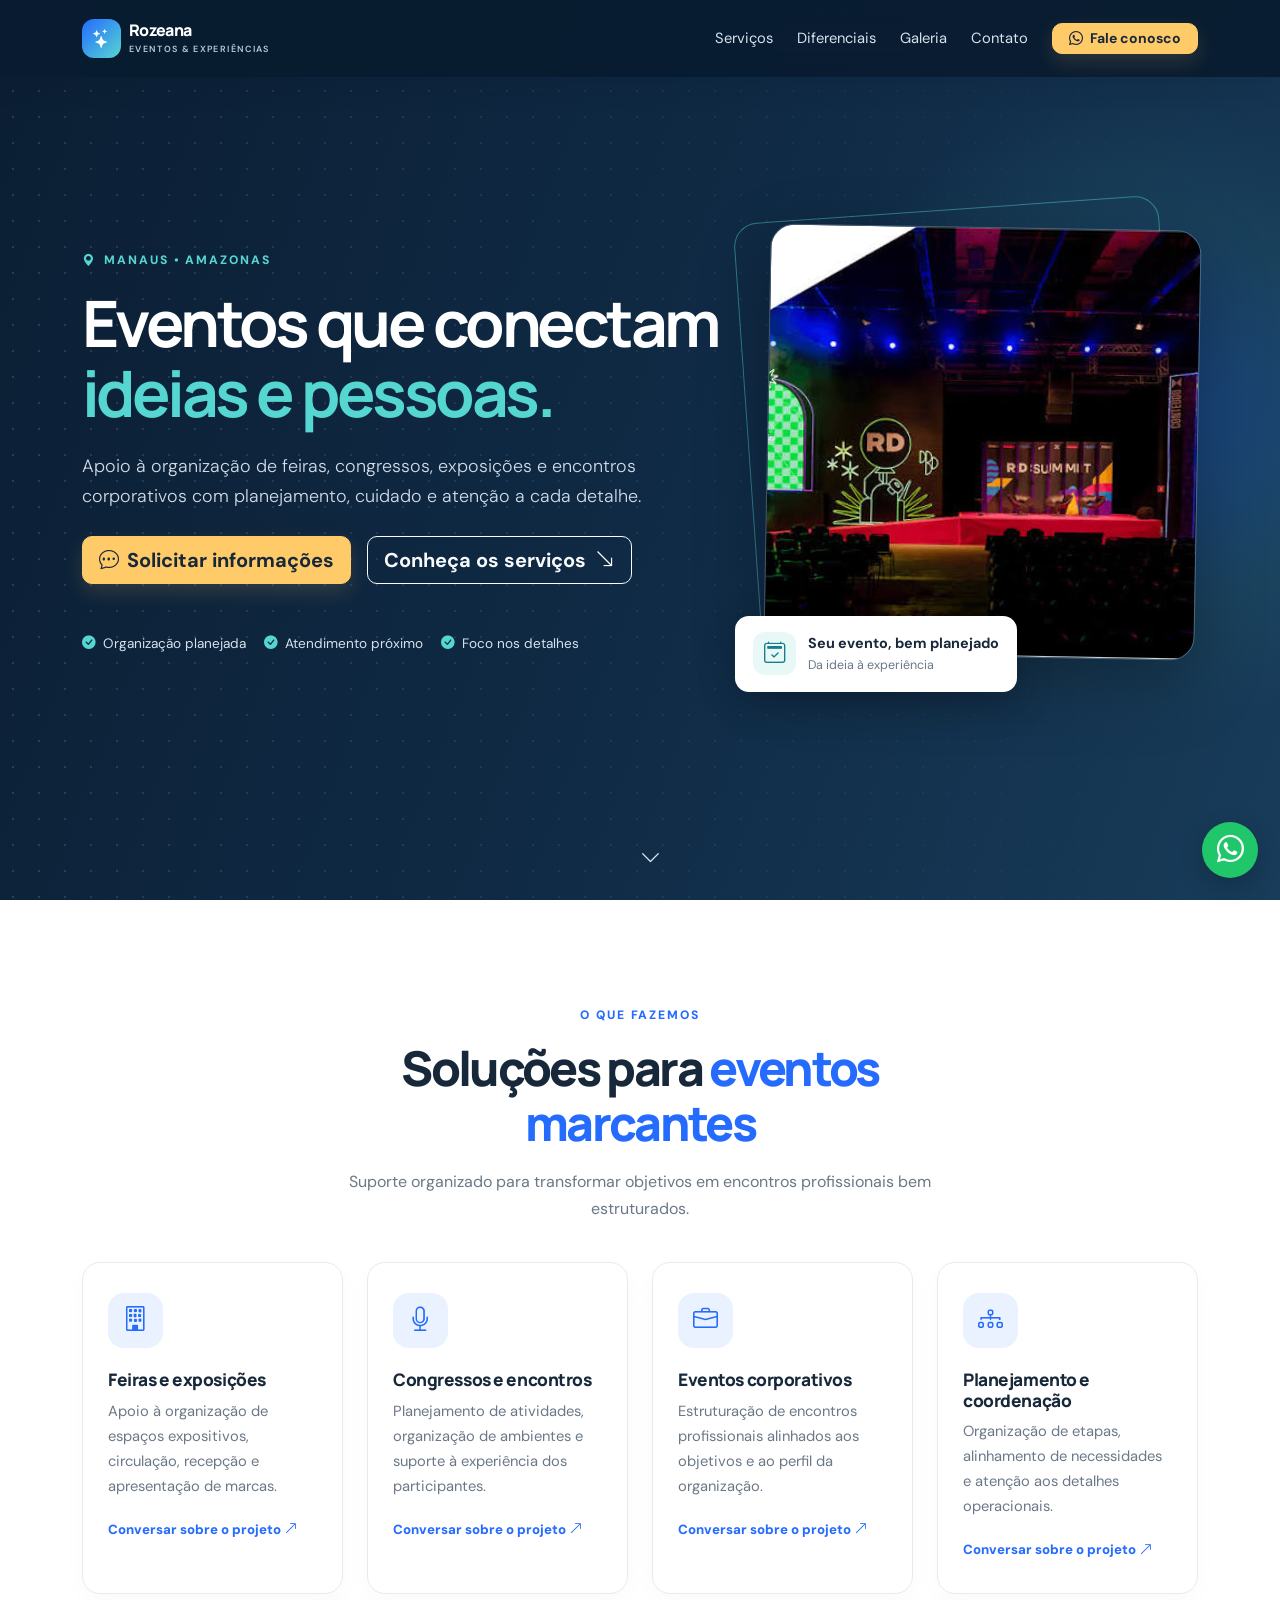
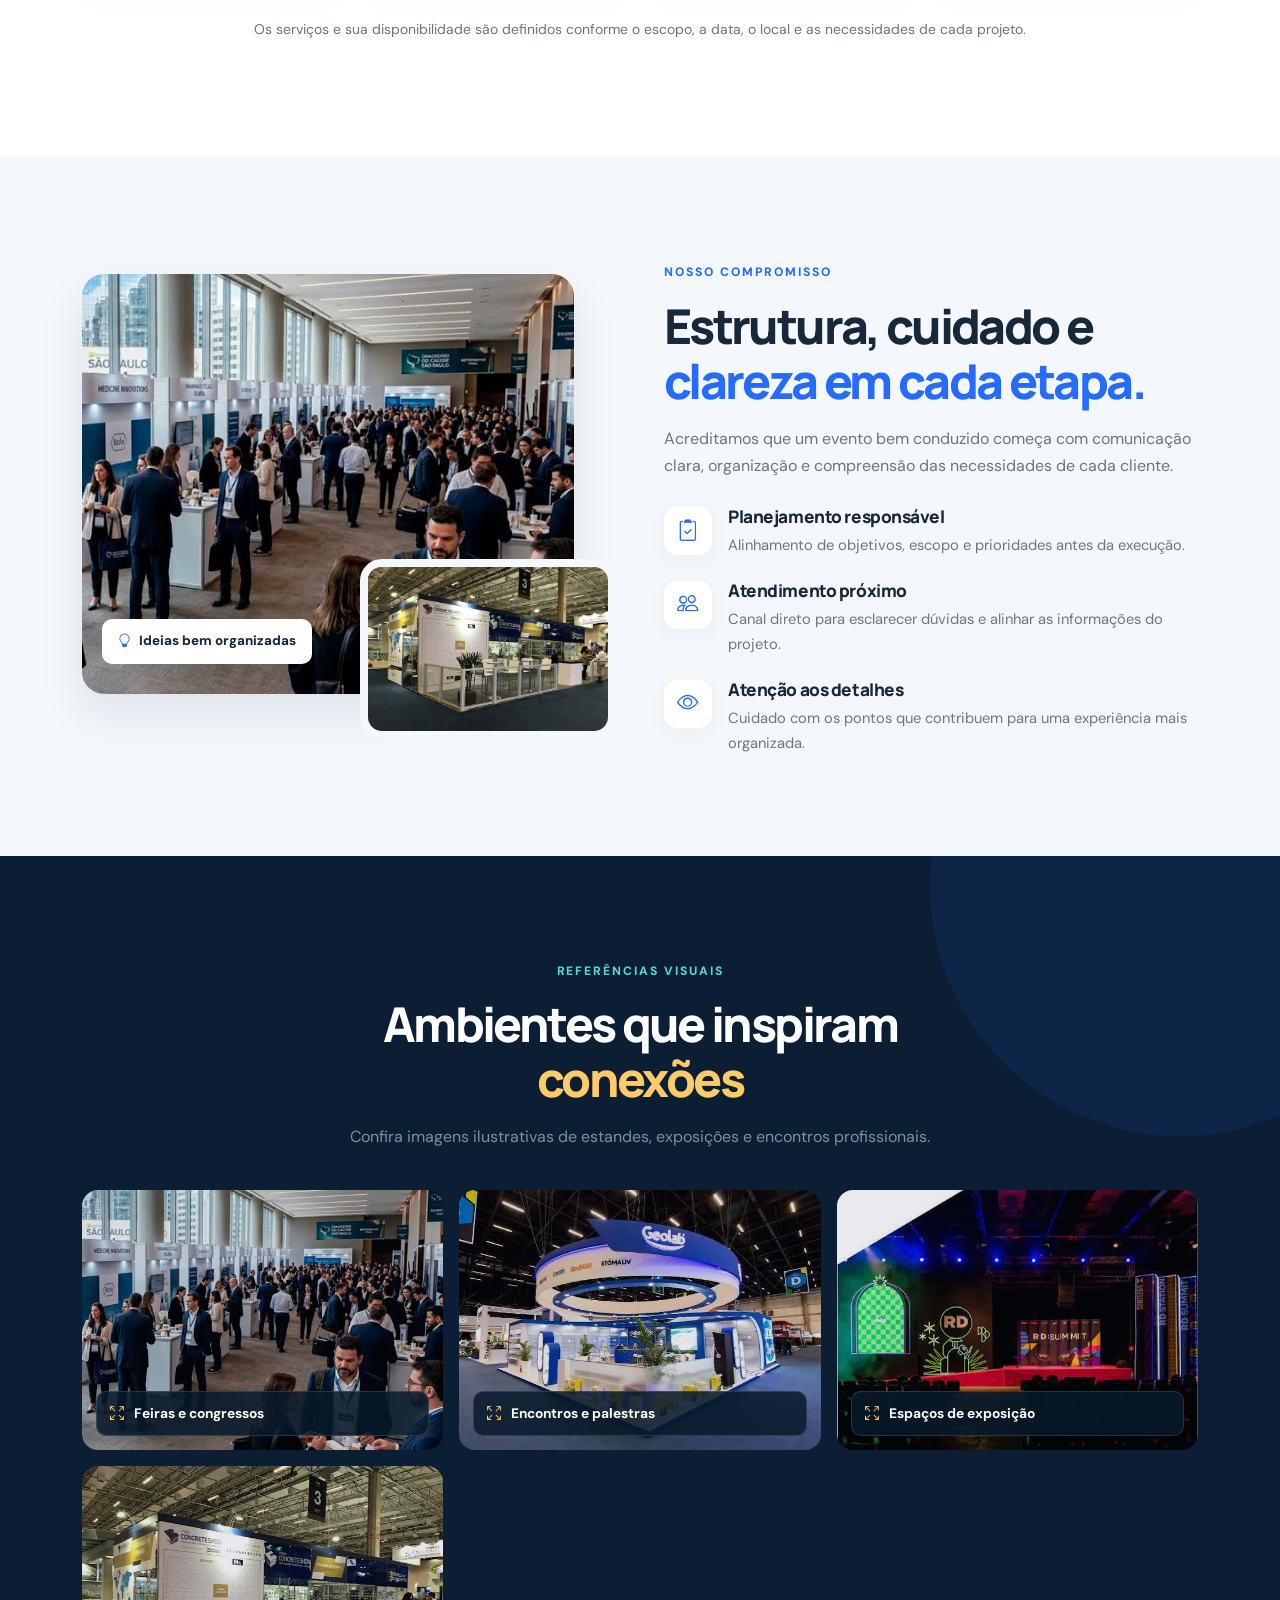
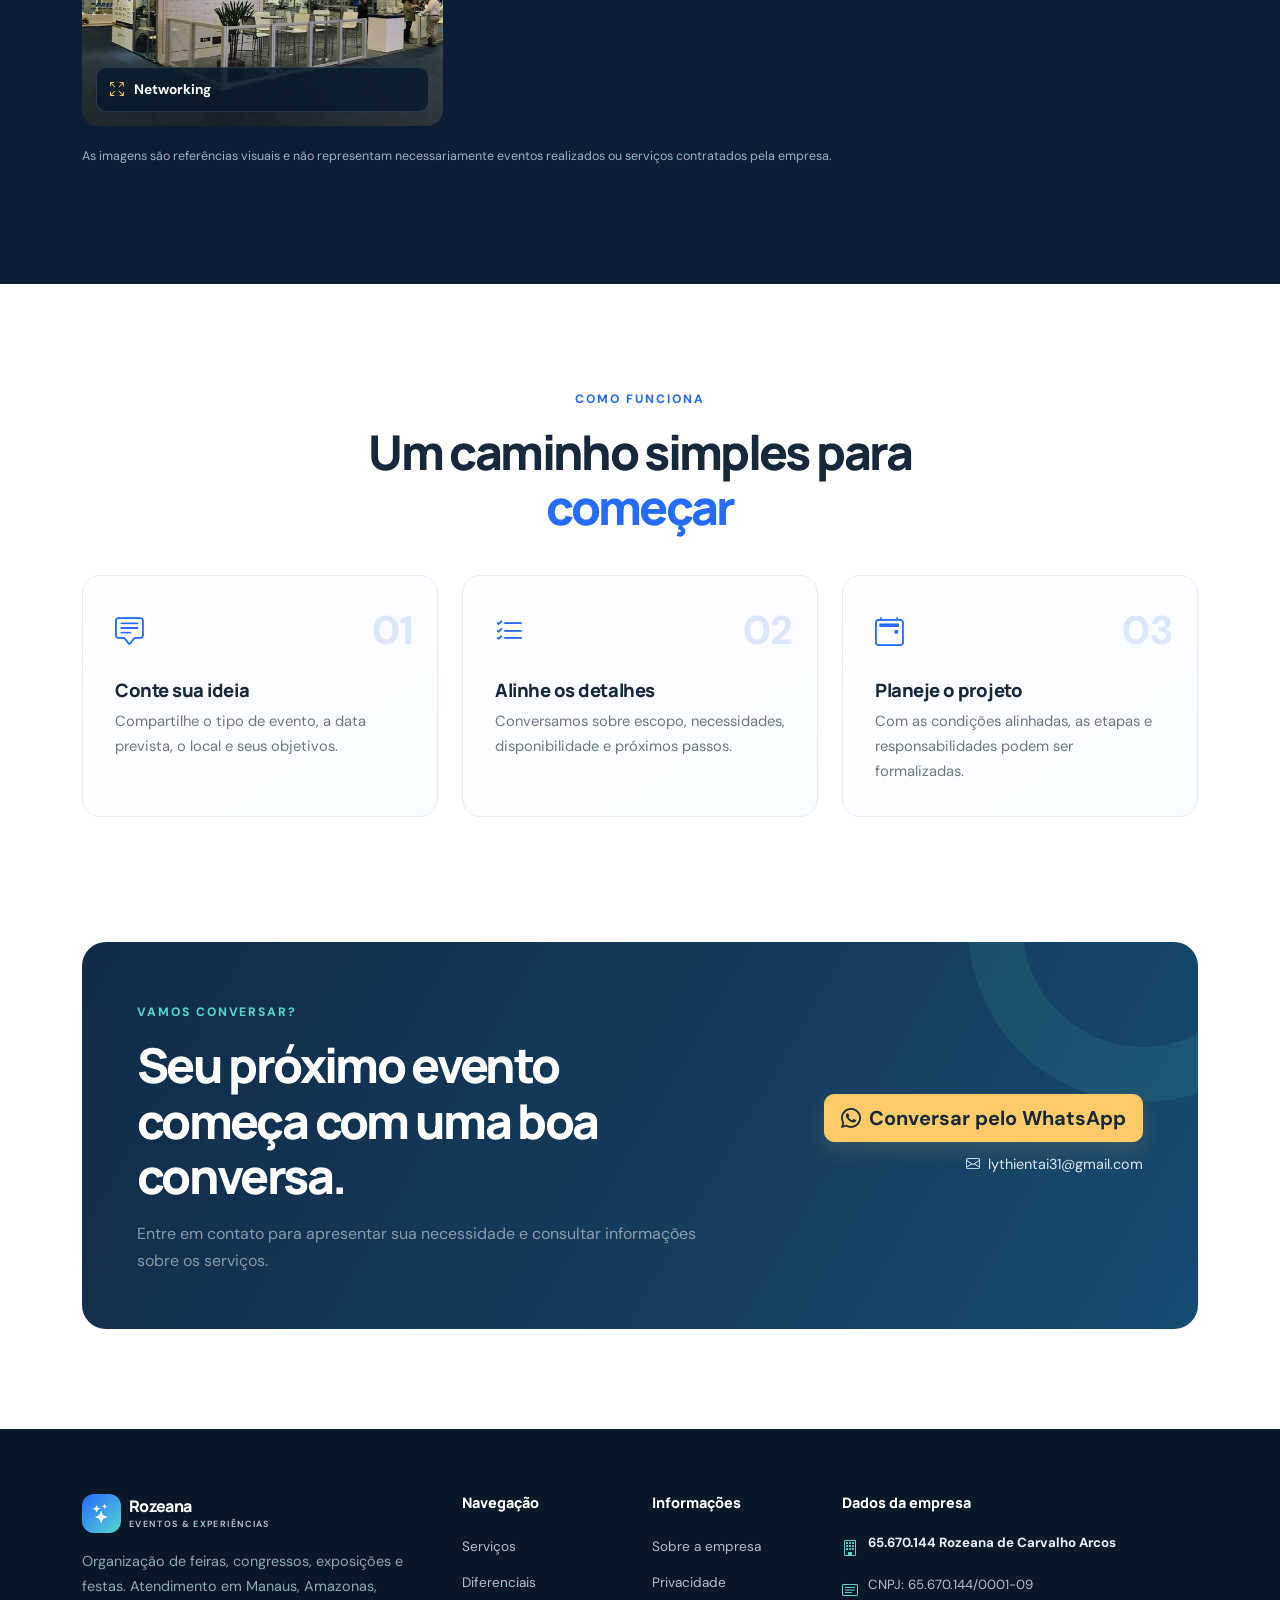
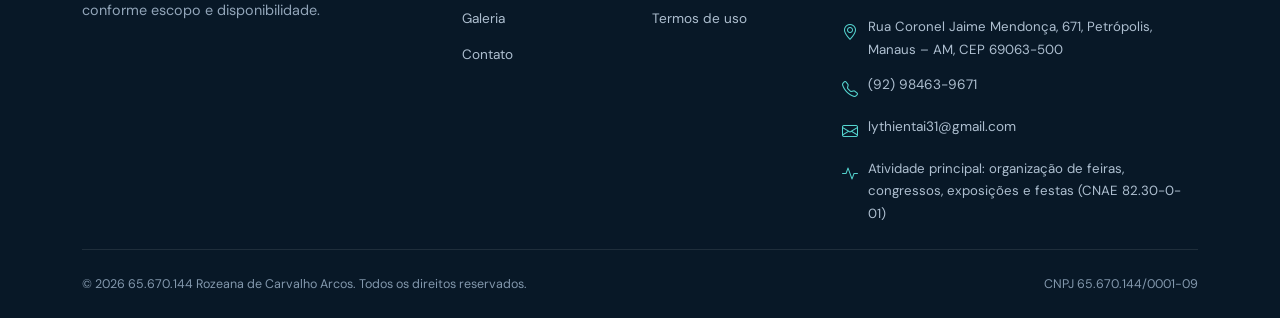
<file: index.html>
<!doctype html>
<html lang="pt-BR">
<head>
  <meta charset="utf-8">
  <meta name="viewport" content="width=device-width, initial-scale=1">
  <meta name="description" content="Apoio à organização de feiras, congressos, exposições e eventos corporativos em Manaus e região. Planejamento, estrutura e atenção aos detalhes.">
  <meta name="theme-color" content="#102b46">
  <title>Rozeana de Carvalho Arcos | Organização de Eventos</title>
  <link rel="preconnect" href="https://cdn.jsdelivr.net">
  <link href="https://cdn.jsdelivr.net/npm/bootstrap@5.3.3/dist/css/bootstrap.min.css" rel="stylesheet">
  <link href="https://cdn.jsdelivr.net/npm/bootstrap-icons@1.11.3/font/bootstrap-icons.min.css" rel="stylesheet">
  <link href="assets/style.css" rel="stylesheet">
</head>
<body>
<nav class="navbar navbar-expand-lg navbar-dark fixed-top nav-glass">
  <div class="container">
    <a class="navbar-brand d-flex align-items-center gap-2" href="#inicio">
      <span class="brand-icon"><i class="bi bi-stars"></i></span>
      <span class="brand-text">Rozeana <small>EVENTOS & EXPERIÊNCIAS</small></span>
    </a>
    <button class="navbar-toggler" type="button" data-bs-toggle="collapse" data-bs-target="#mainNav" aria-controls="mainNav" aria-expanded="false" aria-label="Abrir menu">
      <span class="navbar-toggler-icon"></span>
    </button>
    <div class="collapse navbar-collapse" id="mainNav">
      <ul class="navbar-nav ms-auto align-items-lg-center gap-lg-2">
        <li class="nav-item"><a class="nav-link" href="#servicos">Serviços</a></li>
        <li class="nav-item"><a class="nav-link" href="#diferenciais">Diferenciais</a></li>
        <li class="nav-item"><a class="nav-link" href="#galeria">Galeria</a></li>
        <li class="nav-item"><a class="nav-link" href="#contato">Contato</a></li>
        <li class="nav-item ms-lg-2"><a class="btn btn-accent btn-sm px-3" href="https://wa.me/5592984639671" target="_blank" rel="noopener"><i class="bi bi-whatsapp me-1"></i> Fale conosco</a></li>
      </ul>
    </div>
  </div>
</nav>

<header id="inicio" class="hero-section">
  <div class="hero-overlay"></div>
  <div class="container position-relative">
    <div class="row align-items-center min-vh-100 py-5">
      <div class="col-lg-7 py-5">
        <span class="eyebrow"><i class="bi bi-geo-alt-fill me-2"></i>Manaus • Amazonas</span>
        <h1 class="display-3 fw-bold mt-3">Eventos que conectam <span>ideias e pessoas.</span></h1>
        <p class="lead mt-4 mb-4 hero-copy">Apoio à organização de feiras, congressos, exposições e encontros corporativos com planejamento, cuidado e atenção a cada detalhe.</p>
        <div class="d-flex flex-wrap gap-3">
          <a class="btn btn-accent btn-lg" href="https://wa.me/5592984639671" target="_blank" rel="noopener"><i class="bi bi-chat-dots me-2"></i>Solicitar informações</a>
          <a class="btn btn-outline-light btn-lg" href="#servicos">Conheça os serviços <i class="bi bi-arrow-down-right ms-1"></i></a>
        </div>
        <div class="hero-trust mt-5">
          <div><i class="bi bi-check-circle-fill"></i><span>Organização planejada</span></div>
          <div><i class="bi bi-check-circle-fill"></i><span>Atendimento próximo</span></div>
          <div><i class="bi bi-check-circle-fill"></i><span>Foco nos detalhes</span></div>
        </div>
      </div>
      <div class="col-lg-5 d-none d-lg-block">
        <div class="hero-photo-wrap">
          <img src="assets/stand-exposicao.jpg" alt="Estande profissional em feira de exposição" class="hero-photo">
          <div class="floating-note"><span class="note-icon"><i class="bi bi-calendar2-check"></i></span><div><strong>Seu evento, bem planejado</strong><small>Da ideia à experiência</small></div></div>
        </div>
      </div>
    </div>
  </div>
  <a class="scroll-cue" href="#servicos" aria-label="Rolar para serviços"><i class="bi bi-chevron-down"></i></a>
</header>

<main>
<section class="section-padding" id="servicos">
  <div class="container">
    <div class="section-heading text-center mx-auto">
      <span class="eyebrow eyebrow-dark">O que fazemos</span>
      <h2 class="section-title">Soluções para <span>eventos marcantes</span></h2>
      <p>Suporte organizado para transformar objetivos em encontros profissionais bem estruturados.</p>
    </div>
    <div class="row g-4 mt-3">
      <div class="col-md-6 col-lg-3"><article class="service-card h-100"><div class="service-icon"><i class="bi bi-building"></i></div><h3>Feiras e exposições</h3><p>Apoio à organização de espaços expositivos, circulação, recepção e apresentação de marcas.</p><a href="#contato" class="text-link">Conversar sobre o projeto <i class="bi bi-arrow-up-right"></i></a></article></div>
      <div class="col-md-6 col-lg-3"><article class="service-card h-100"><div class="service-icon"><i class="bi bi-mic"></i></div><h3>Congressos e encontros</h3><p>Planejamento de atividades, organização de ambientes e suporte à experiência dos participantes.</p><a href="#contato" class="text-link">Conversar sobre o projeto <i class="bi bi-arrow-up-right"></i></a></article></div>
      <div class="col-md-6 col-lg-3"><article class="service-card h-100"><div class="service-icon"><i class="bi bi-briefcase"></i></div><h3>Eventos corporativos</h3><p>Estruturação de encontros profissionais alinhados aos objetivos e ao perfil da organização.</p><a href="#contato" class="text-link">Conversar sobre o projeto <i class="bi bi-arrow-up-right"></i></a></article></div>
      <div class="col-md-6 col-lg-3"><article class="service-card h-100"><div class="service-icon"><i class="bi bi-diagram-3"></i></div><h3>Planejamento e coordenação</h3><p>Organização de etapas, alinhamento de necessidades e atenção aos detalhes operacionais.</p><a href="#contato" class="text-link">Conversar sobre o projeto <i class="bi bi-arrow-up-right"></i></a></article></div>
    </div>
    <p class="small text-secondary mt-4 text-center">Os serviços e sua disponibilidade são definidos conforme o escopo, a data, o local e as necessidades de cada projeto.</p>
  </div>
</section>

<section class="feature-section section-padding" id="diferenciais">
  <div class="container">
    <div class="row align-items-center g-5">
      <div class="col-lg-6">
        <div class="image-collage">
          <img class="collage-main" src="assets/stand-congresso.jpg" alt="Espaço de exposição organizado para congresso">
          <img class="collage-small" src="assets/networking-evento.jpg" alt="Participantes em ambiente de networking profissional">
          <div class="collage-label"><i class="bi bi-lightbulb me-2"></i>Ideias bem organizadas</div>
        </div>
      </div>
      <div class="col-lg-6">
        <span class="eyebrow eyebrow-dark">Nosso compromisso</span>
        <h2 class="section-title text-start">Estrutura, cuidado e <span>clareza em cada etapa.</span></h2>
        <p class="text-secondary mb-4">Acreditamos que um evento bem conduzido começa com comunicação clara, organização e compreensão das necessidades de cada cliente.</p>
        <div class="value-list">
          <div class="value-item"><span><i class="bi bi-clipboard2-check"></i></span><div><h3>Planejamento responsável</h3><p>Alinhamento de objetivos, escopo e prioridades antes da execução.</p></div></div>
          <div class="value-item"><span><i class="bi bi-people"></i></span><div><h3>Atendimento próximo</h3><p>Canal direto para esclarecer dúvidas e alinhar as informações do projeto.</p></div></div>
          <div class="value-item"><span><i class="bi bi-eye"></i></span><div><h3>Atenção aos detalhes</h3><p>Cuidado com os pontos que contribuem para uma experiência mais organizada.</p></div></div>
        </div>
      </div>
    </div>
  </div>
</section>

<section class="gallery-section section-padding" id="galeria">
  <div class="container">
    <div class="section-heading text-center mx-auto">
      <span class="eyebrow">Referências visuais</span>
      <h2 class="section-title text-white">Ambientes que inspiram <span>conexões</span></h2>
      <p class="text-white-50">Confira imagens ilustrativas de estandes, exposições e encontros profissionais.</p>
    </div>
    <div class="row g-3 mt-4">
      <div class="col-md-6 col-lg-4"><a class="gallery-item" href="assets/stand-congresso.jpg" target="_blank" rel="noopener"><img src="assets/stand-congresso.jpg" alt="Estande de congresso em centro de exposições"><span><i class="bi bi-arrows-fullscreen"></i> Feiras e congressos</span></a></div>
      <div class="col-md-6 col-lg-4"><a class="gallery-item" href="assets/evento-rd-summit.jpg" target="_blank" rel="noopener"><img src="assets/evento-rd-summit.jpg" alt="Auditório preparado para encontro profissional"><span><i class="bi bi-arrows-fullscreen"></i> Encontros e palestras</span></a></div>
      <div class="col-md-6 col-lg-4"><a class="gallery-item" href="assets/stand-exposicao.jpg" target="_blank" rel="noopener"><img src="assets/stand-exposicao.jpg" alt="Estande moderno em feira de negócios"><span><i class="bi bi-arrows-fullscreen"></i> Espaços de exposição</span></a></div>
      <div class="col-md-6 col-lg-4"><a class="gallery-item" href="assets/networking-evento.jpg" target="_blank" rel="noopener"><img src="assets/networking-evento.jpg" alt="Pessoas conversando em evento de networking"><span><i class="bi bi-arrows-fullscreen"></i> Networking</span></a></div>
    </div>
    <p class="gallery-disclaimer">As imagens são referências visuais e não representam necessariamente eventos realizados ou serviços contratados pela empresa.</p>
  </div>
</section>

<section class="process-section section-padding">
  <div class="container">
    <div class="section-heading text-center mx-auto">
      <span class="eyebrow eyebrow-dark">Como funciona</span>
      <h2 class="section-title">Um caminho simples para <span>começar</span></h2>
    </div>
    <div class="row g-4 mt-3">
      <div class="col-md-4"><div class="process-card"><span class="process-number">01</span><i class="bi bi-chat-square-text process-icon"></i><h3>Conte sua ideia</h3><p>Compartilhe o tipo de evento, a data prevista, o local e seus objetivos.</p></div></div>
      <div class="col-md-4"><div class="process-card"><span class="process-number">02</span><i class="bi bi-list-check process-icon"></i><h3>Alinhe os detalhes</h3><p>Conversamos sobre escopo, necessidades, disponibilidade e próximos passos.</p></div></div>
      <div class="col-md-4"><div class="process-card"><span class="process-number">03</span><i class="bi bi-calendar2-event process-icon"></i><h3>Planeje o projeto</h3><p>Com as condições alinhadas, as etapas e responsabilidades podem ser formalizadas.</p></div></div>
    </div>
  </div>
</section>

<section class="contact-section section-padding" id="contato">
  <div class="container">
    <div class="contact-panel">
      <div class="row align-items-center g-4">
        <div class="col-lg-7">
          <span class="eyebrow">Vamos conversar?</span>
          <h2 class="section-title text-white text-start">Seu próximo evento começa com uma boa conversa.</h2>
          <p class="text-white-50 mb-0">Entre em contato para apresentar sua necessidade e consultar informações sobre os serviços.</p>
        </div>
        <div class="col-lg-5 text-lg-end">
          <a class="btn btn-accent btn-lg mb-2" href="https://wa.me/5592984639671" target="_blank" rel="noopener"><i class="bi bi-whatsapp me-2"></i>Conversar pelo WhatsApp</a><br>
          <a class="contact-email" href="mailto:lythientai31@gmail.com"><i class="bi bi-envelope me-2"></i>lythientai31@gmail.com</a>
        </div>
      </div>
    </div>
  </div>
</section>
</main>

<footer class="site-footer">
  <div class="container">
    <div class="row gy-4">
      <div class="col-lg-4">
        <a class="navbar-brand d-inline-flex align-items-center gap-2 mb-3" href="#inicio"><span class="brand-icon"><i class="bi bi-stars"></i></span><span class="brand-text">Rozeana <small>EVENTOS & EXPERIÊNCIAS</small></span></a>
        <p class="footer-muted">Organização de feiras, congressos, exposições e festas. Atendimento em Manaus, Amazonas, conforme escopo e disponibilidade.</p>
      </div>
      <div class="col-6 col-lg-2">
        <h3 class="footer-heading">Navegação</h3>
        <ul class="footer-links"><li><a href="#servicos">Serviços</a></li><li><a href="#diferenciais">Diferenciais</a></li><li><a href="#galeria">Galeria</a></li><li><a href="#contato">Contato</a></li></ul>
      </div>
      <div class="col-6 col-lg-2">
        <h3 class="footer-heading">Informações</h3>
        <ul class="footer-links"><li><a href="sobre.html">Sobre a empresa</a></li><li><a href="privacidade.html">Privacidade</a></li><li><a href="termos.html">Termos de uso</a></li></ul>
      </div>
      <div class="col-lg-4">
        <h3 class="footer-heading">Dados da empresa</h3>
        <ul class="company-details">
          <li><i class="bi bi-building"></i><span><strong>65.670.144 Rozeana de Carvalho Arcos</strong></span></li>
          <li><i class="bi bi-card-text"></i><span>CNPJ: 65.670.144/0001-09</span></li>
          <li><i class="bi bi-geo-alt"></i><span>Rua Coronel Jaime Mendonça, 671, Petrópolis, Manaus – AM, CEP 69063-500</span></li>
          <li><i class="bi bi-telephone"></i><a href="tel:+5592984639671">(92) 98463-9671</a></li>
          <li><i class="bi bi-envelope"></i><a href="mailto:lythientai31@gmail.com">lythientai31@gmail.com</a></li>
          <li><i class="bi bi-activity"></i><span>Atividade principal: organização de feiras, congressos, exposições e festas (CNAE 82.30-0-01)</span></li>
        </ul>
      </div>
    </div>
    <div class="footer-bottom mt-4 pt-4">
      <span>© <span id="year">2026</span> 65.670.144 Rozeana de Carvalho Arcos. Todos os direitos reservados.</span>
      <span class="footer-cnpj">CNPJ 65.670.144/0001-09</span>
    </div>
  </div>
</footer>
<a class="whatsapp-float" href="https://wa.me/5592984639671" target="_blank" rel="noopener" aria-label="Fale pelo WhatsApp"><i class="bi bi-whatsapp"></i></a>
<script src="https://cdn.jsdelivr.net/npm/bootstrap@5.3.3/dist/js/bootstrap.bundle.min.js"></script>
<script>document.getElementById('year').textContent = new Date().getFullYear();</script>
</body>
</html>
</file>
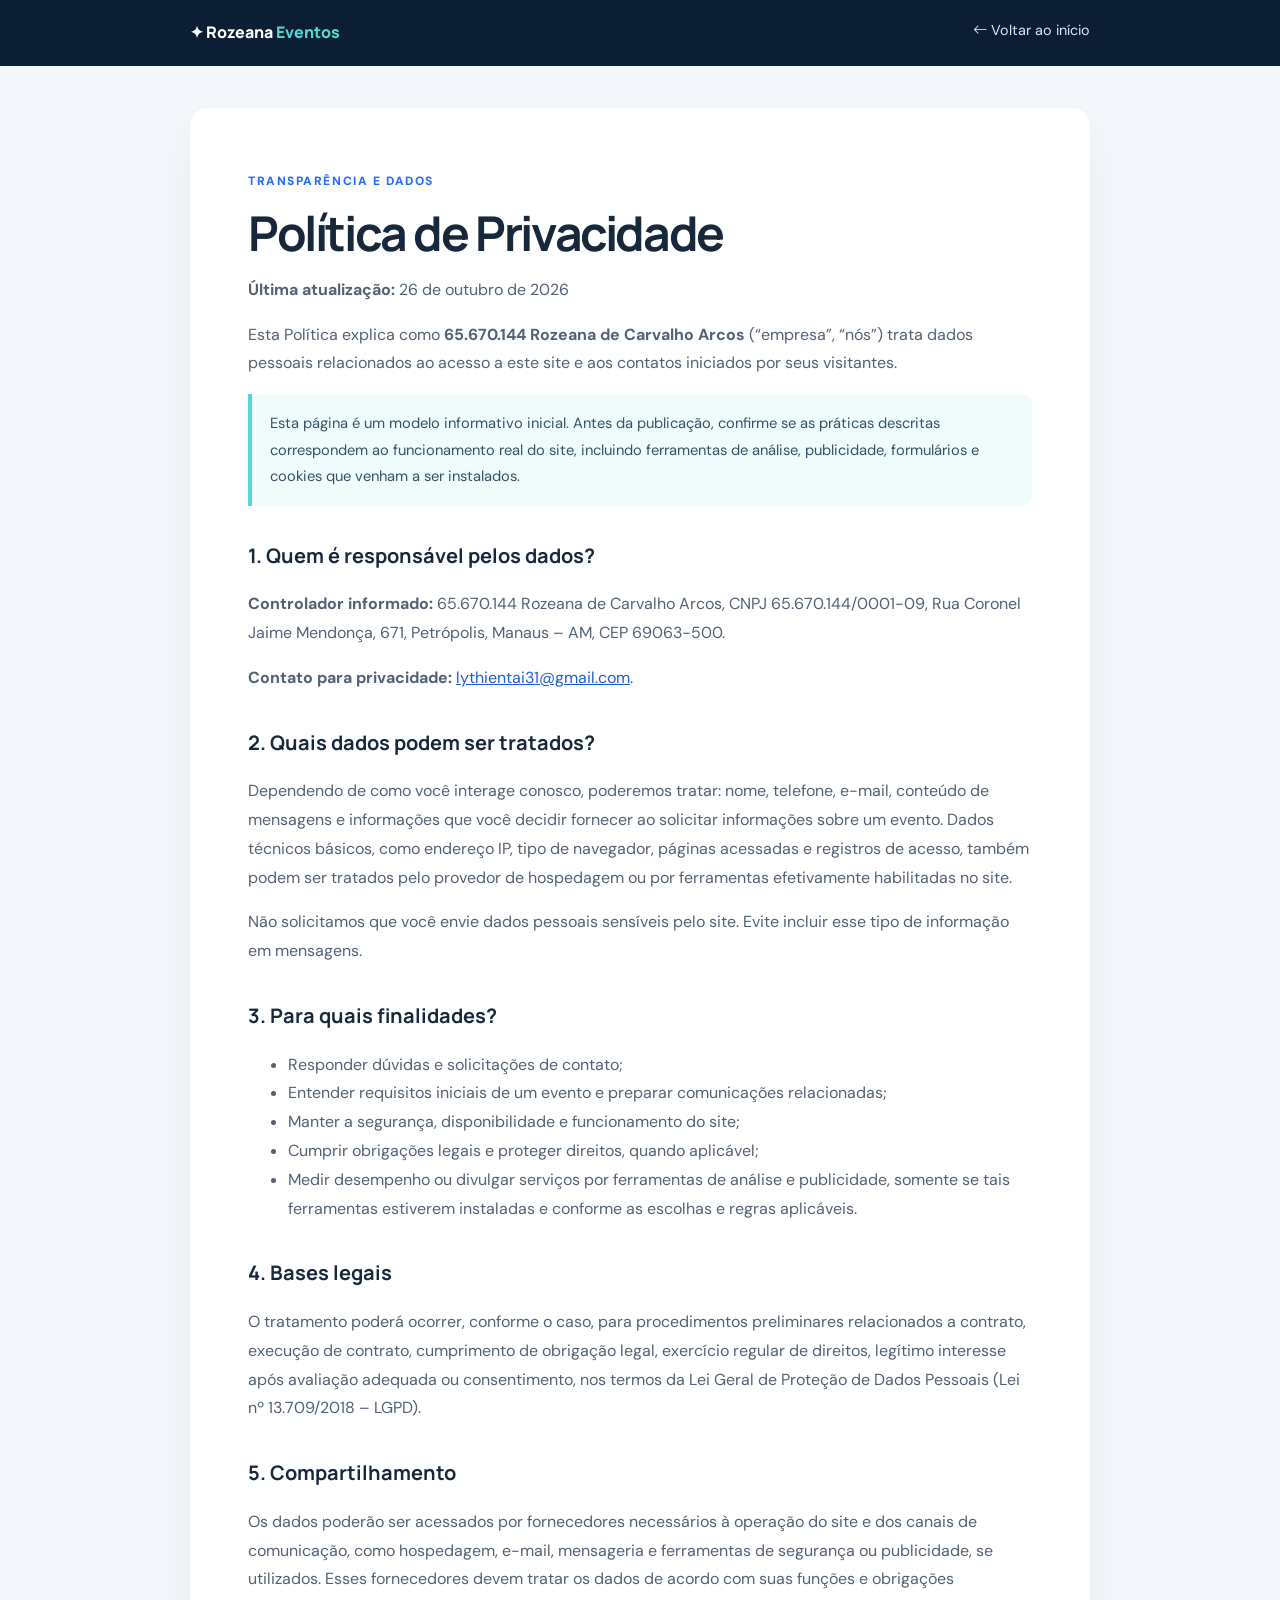
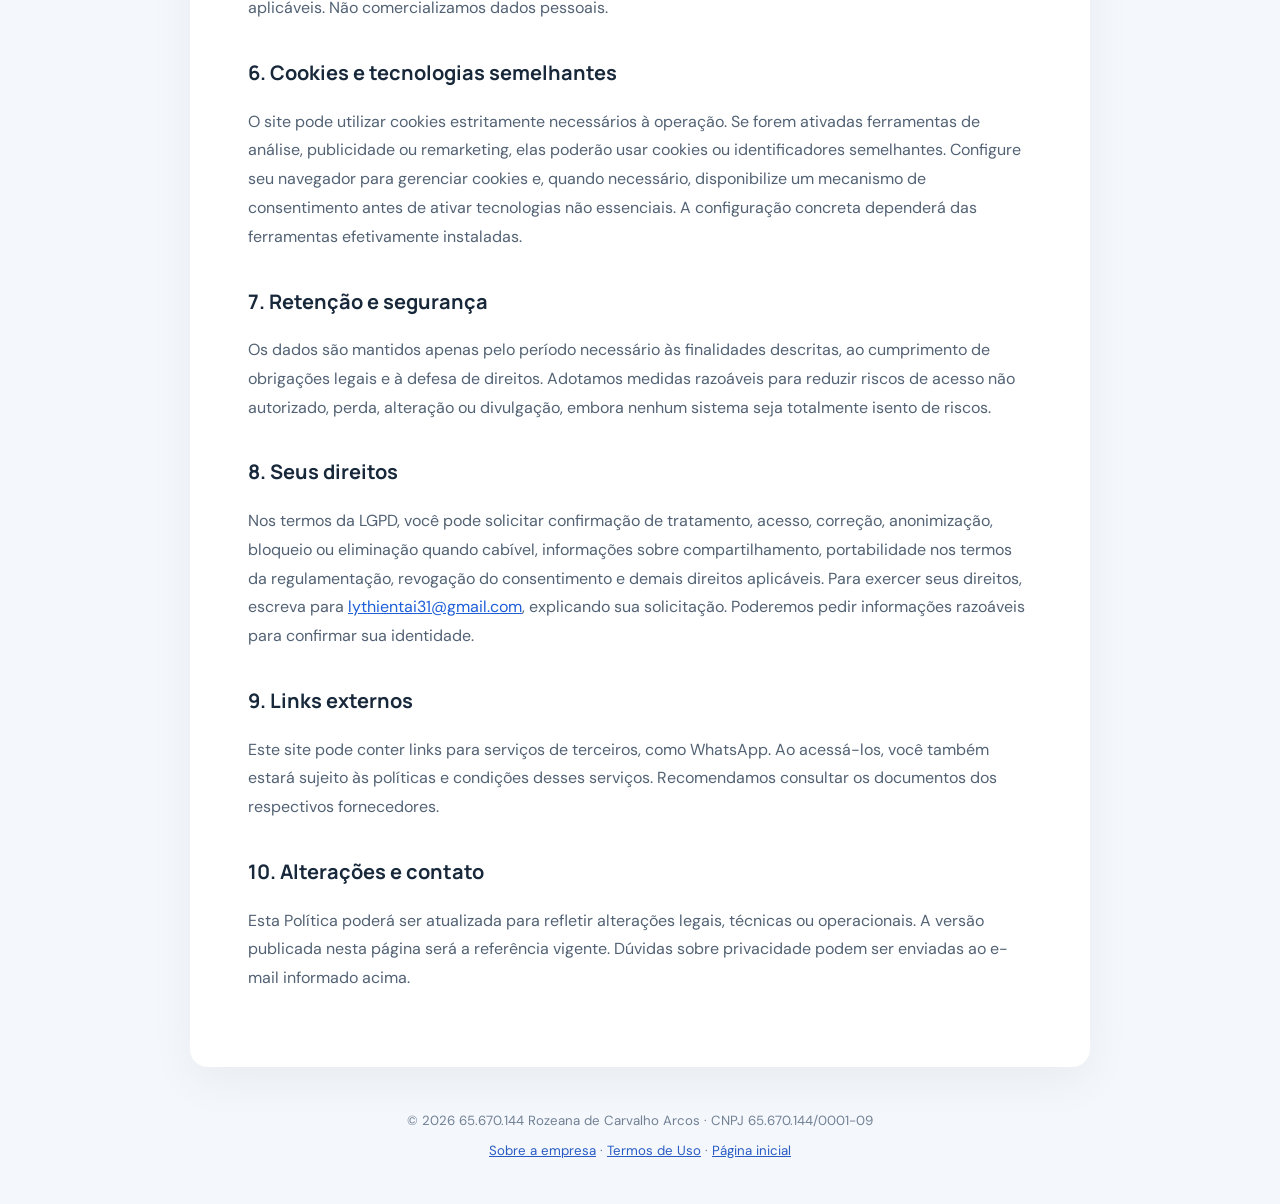
<file: privacidade.html>
<!doctype html>
<html lang="pt-BR"><head><meta charset="utf-8"><meta name="viewport" content="width=device-width, initial-scale=1"><meta name="description" content="Política de Privacidade do site 65.670.144 Rozeana de Carvalho Arcos."><title>Política de Privacidade | Rozeana de Carvalho Arcos</title><link rel="stylesheet" href="assets/legal.css"><link rel="stylesheet" href="https://cdn.jsdelivr.net/npm/bootstrap-icons@1.11.3/font/bootstrap-icons.min.css"></head>
<body><header class="topbar"><div class="wrap"><a class="brand" href="index.html">✦ Rozeana <span>Eventos</span></a><a class="back" href="index.html"><i class="bi bi-arrow-left"></i> Voltar ao início</a></div></header>
<main class="wrap document"><span class="eyebrow">Transparência e dados</span><h1>Política de Privacidade</h1><p><strong>Última atualização:</strong> 26 de outubro de 2026</p><p>Esta Política explica como <strong>65.670.144 Rozeana de Carvalho Arcos</strong> (“empresa”, “nós”) trata dados pessoais relacionados ao acesso a este site e aos contatos iniciados por seus visitantes.</p>
<div class="notice">Esta página é um modelo informativo inicial. Antes da publicação, confirme se as práticas descritas correspondem ao funcionamento real do site, incluindo ferramentas de análise, publicidade, formulários e cookies que venham a ser instalados.</div>
<h2>1. Quem é responsável pelos dados?</h2><p><strong>Controlador informado:</strong> 65.670.144 Rozeana de Carvalho Arcos, CNPJ 65.670.144/0001-09, Rua Coronel Jaime Mendonça, 671, Petrópolis, Manaus – AM, CEP 69063-500.</p><p><strong>Contato para privacidade:</strong> <a href="mailto:lythientai31@gmail.com">lythientai31@gmail.com</a>.</p>
<h2>2. Quais dados podem ser tratados?</h2><p>Dependendo de como você interage conosco, poderemos tratar: nome, telefone, e-mail, conteúdo de mensagens e informações que você decidir fornecer ao solicitar informações sobre um evento. Dados técnicos básicos, como endereço IP, tipo de navegador, páginas acessadas e registros de acesso, também podem ser tratados pelo provedor de hospedagem ou por ferramentas efetivamente habilitadas no site.</p><p>Não solicitamos que você envie dados pessoais sensíveis pelo site. Evite incluir esse tipo de informação em mensagens.</p>
<h2>3. Para quais finalidades?</h2><ul><li>Responder dúvidas e solicitações de contato;</li><li>Entender requisitos iniciais de um evento e preparar comunicações relacionadas;</li><li>Manter a segurança, disponibilidade e funcionamento do site;</li><li>Cumprir obrigações legais e proteger direitos, quando aplicável;</li><li>Medir desempenho ou divulgar serviços por ferramentas de análise e publicidade, somente se tais ferramentas estiverem instaladas e conforme as escolhas e regras aplicáveis.</li></ul>
<h2>4. Bases legais</h2><p>O tratamento poderá ocorrer, conforme o caso, para procedimentos preliminares relacionados a contrato, execução de contrato, cumprimento de obrigação legal, exercício regular de direitos, legítimo interesse após avaliação adequada ou consentimento, nos termos da Lei Geral de Proteção de Dados Pessoais (Lei nº 13.709/2018 – LGPD).</p>
<h2>5. Compartilhamento</h2><p>Os dados poderão ser acessados por fornecedores necessários à operação do site e dos canais de comunicação, como hospedagem, e-mail, mensageria e ferramentas de segurança ou publicidade, se utilizados. Esses fornecedores devem tratar os dados de acordo com suas funções e obrigações aplicáveis. Não comercializamos dados pessoais.</p>
<h2>6. Cookies e tecnologias semelhantes</h2><p>O site pode utilizar cookies estritamente necessários à operação. Se forem ativadas ferramentas de análise, publicidade ou remarketing, elas poderão usar cookies ou identificadores semelhantes. Configure seu navegador para gerenciar cookies e, quando necessário, disponibilize um mecanismo de consentimento antes de ativar tecnologias não essenciais. A configuração concreta dependerá das ferramentas efetivamente instaladas.</p>
<h2>7. Retenção e segurança</h2><p>Os dados são mantidos apenas pelo período necessário às finalidades descritas, ao cumprimento de obrigações legais e à defesa de direitos. Adotamos medidas razoáveis para reduzir riscos de acesso não autorizado, perda, alteração ou divulgação, embora nenhum sistema seja totalmente isento de riscos.</p>
<h2>8. Seus direitos</h2><p>Nos termos da LGPD, você pode solicitar confirmação de tratamento, acesso, correção, anonimização, bloqueio ou eliminação quando cabível, informações sobre compartilhamento, portabilidade nos termos da regulamentação, revogação do consentimento e demais direitos aplicáveis. Para exercer seus direitos, escreva para <a href="mailto:lythientai31@gmail.com">lythientai31@gmail.com</a>, explicando sua solicitação. Poderemos pedir informações razoáveis para confirmar sua identidade.</p>
<h2>9. Links externos</h2><p>Este site pode conter links para serviços de terceiros, como WhatsApp. Ao acessá-los, você também estará sujeito às políticas e condições desses serviços. Recomendamos consultar os documentos dos respectivos fornecedores.</p>
<h2>10. Alterações e contato</h2><p>Esta Política poderá ser atualizada para refletir alterações legais, técnicas ou operacionais. A versão publicada nesta página será a referência vigente. Dúvidas sobre privacidade podem ser enviadas ao e-mail informado acima.</p>
</main><footer class="wrap doc-footer"><p>© <span id="year">2026</span> 65.670.144 Rozeana de Carvalho Arcos · CNPJ 65.670.144/0001-09</p><p><a href="sobre.html">Sobre a empresa</a> · <a href="termos.html">Termos de Uso</a> · <a href="index.html">Página inicial</a></p></footer><script>document.getElementById('year').textContent=new Date().getFullYear()</script></body></html>
</file>
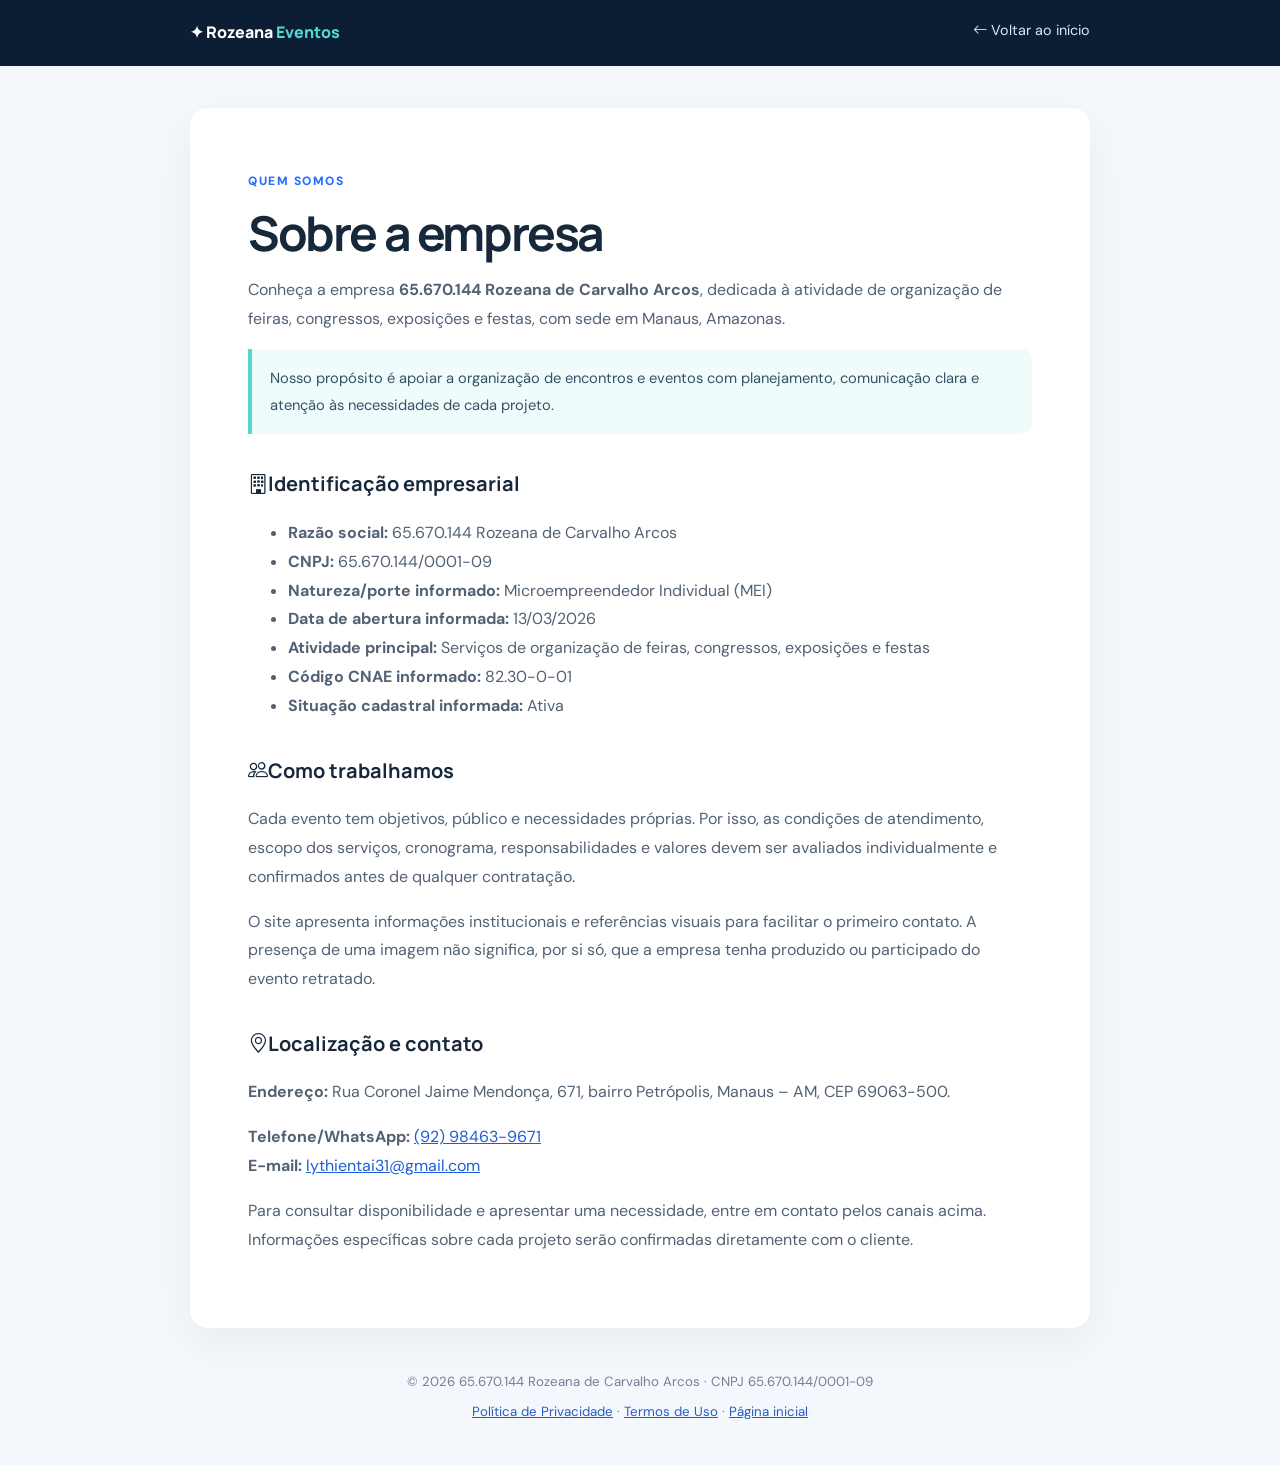
<file: sobre.html>
<!doctype html>
<html lang="pt-BR"><head><meta charset="utf-8"><meta name="viewport" content="width=device-width, initial-scale=1"><meta name="description" content="Conheça 65.670.144 Rozeana de Carvalho Arcos, empresa de organização de feiras, congressos, exposições e festas em Manaus, Amazonas."><title>Sobre a empresa | Rozeana de Carvalho Arcos</title><link rel="stylesheet" href="assets/legal.css"><link rel="stylesheet" href="https://cdn.jsdelivr.net/npm/bootstrap-icons@1.11.3/font/bootstrap-icons.min.css"></head>
<body><header class="topbar"><div class="wrap"><a class="brand" href="index.html">✦ Rozeana <span>Eventos</span></a><a class="back" href="index.html"><i class="bi bi-arrow-left"></i> Voltar ao início</a></div></header>
<main class="wrap document"><span class="eyebrow">Quem somos</span><h1>Sobre a empresa</h1><p>Conheça a empresa <strong>65.670.144 Rozeana de Carvalho Arcos</strong>, dedicada à atividade de organização de feiras, congressos, exposições e festas, com sede em Manaus, Amazonas.</p>
<div class="notice">Nosso propósito é apoiar a organização de encontros e eventos com planejamento, comunicação clara e atenção às necessidades de cada projeto.</div>
<h2><i class="bi bi-building me-2"></i>Identificação empresarial</h2><ul><li><strong>Razão social:</strong> 65.670.144 Rozeana de Carvalho Arcos</li><li><strong>CNPJ:</strong> 65.670.144/0001-09</li><li><strong>Natureza/porte informado:</strong> Microempreendedor Individual (MEI)</li><li><strong>Data de abertura informada:</strong> 13/03/2026</li><li><strong>Atividade principal:</strong> Serviços de organização de feiras, congressos, exposições e festas</li><li><strong>Código CNAE informado:</strong> 82.30-0-01</li><li><strong>Situação cadastral informada:</strong> Ativa</li></ul>
<h2><i class="bi bi-people me-2"></i>Como trabalhamos</h2><p>Cada evento tem objetivos, público e necessidades próprias. Por isso, as condições de atendimento, escopo dos serviços, cronograma, responsabilidades e valores devem ser avaliados individualmente e confirmados antes de qualquer contratação.</p><p>O site apresenta informações institucionais e referências visuais para facilitar o primeiro contato. A presença de uma imagem não significa, por si só, que a empresa tenha produzido ou participado do evento retratado.</p>
<h2><i class="bi bi-geo-alt me-2"></i>Localização e contato</h2><p><strong>Endereço:</strong> Rua Coronel Jaime Mendonça, 671, bairro Petrópolis, Manaus – AM, CEP 69063-500.</p><p><strong>Telefone/WhatsApp:</strong> <a href="https://wa.me/5592984639671" target="_blank" rel="noopener">(92) 98463-9671</a><br><strong>E-mail:</strong> <a href="mailto:lythientai31@gmail.com">lythientai31@gmail.com</a></p>
<p>Para consultar disponibilidade e apresentar uma necessidade, entre em contato pelos canais acima. Informações específicas sobre cada projeto serão confirmadas diretamente com o cliente.</p>
</main><footer class="wrap doc-footer"><p>© <span id="year">2026</span> 65.670.144 Rozeana de Carvalho Arcos · CNPJ 65.670.144/0001-09</p><p><a href="privacidade.html">Política de Privacidade</a> · <a href="termos.html">Termos de Uso</a> · <a href="index.html">Página inicial</a></p></footer><script>document.getElementById('year').textContent=new Date().getFullYear()</script></body></html>
</file>
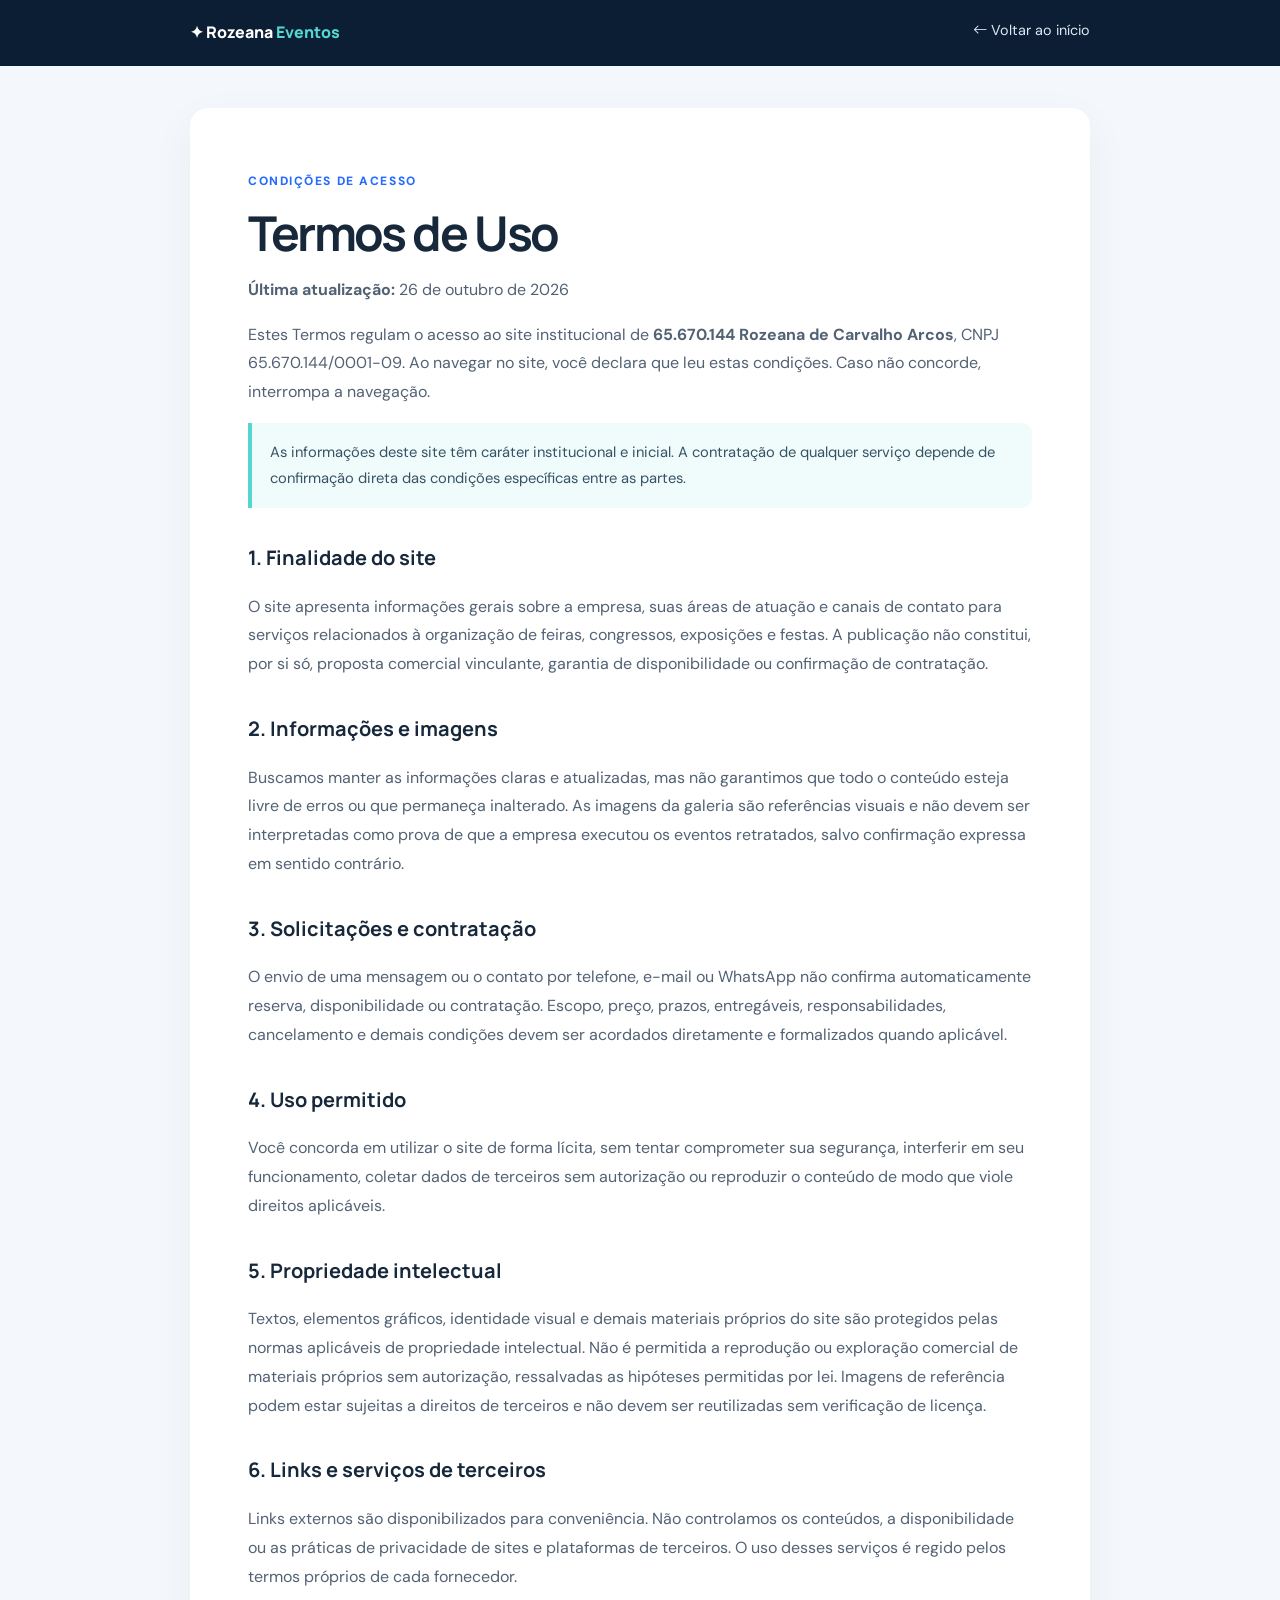
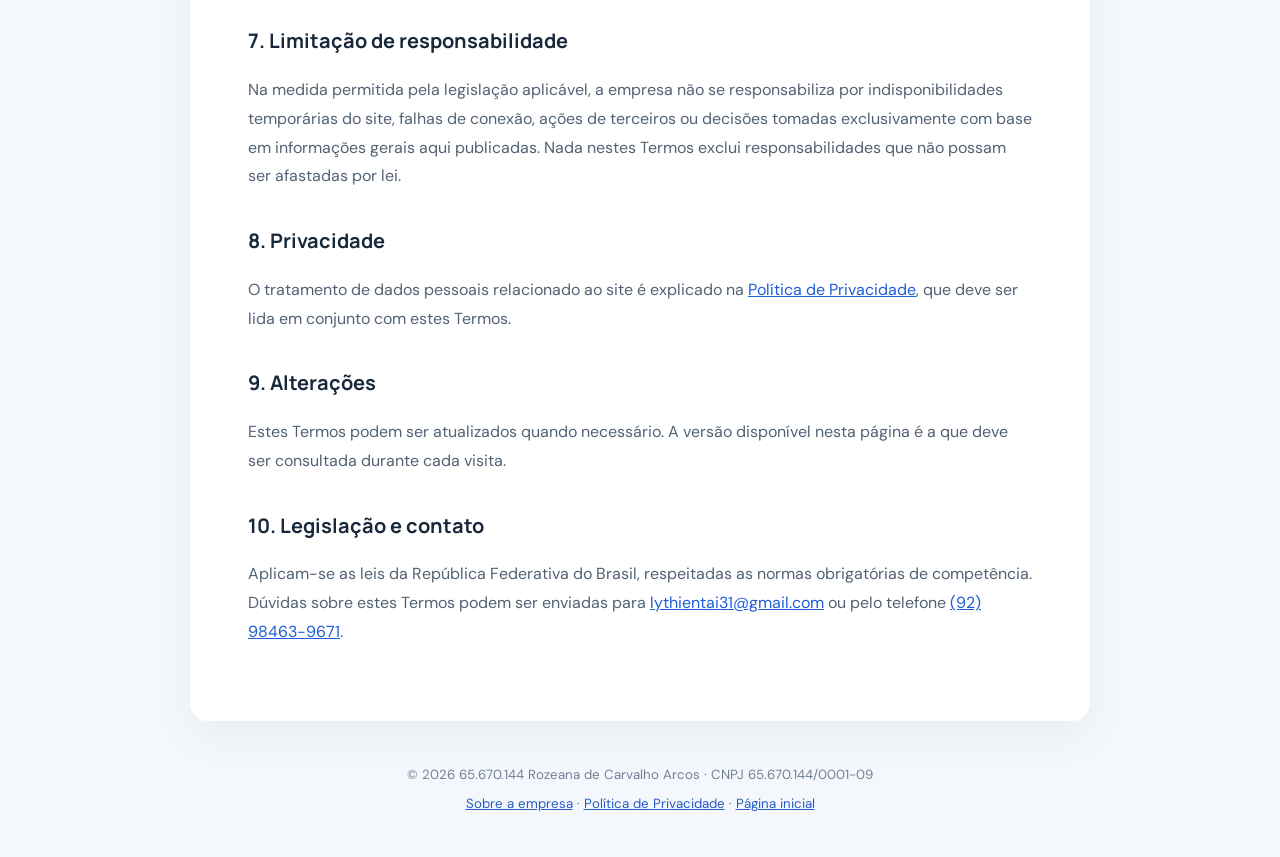
<file: termos.html>
<!doctype html>
<html lang="pt-BR"><head><meta charset="utf-8"><meta name="viewport" content="width=device-width, initial-scale=1"><meta name="description" content="Termos de Uso do site 65.670.144 Rozeana de Carvalho Arcos."><title>Termos de Uso | Rozeana de Carvalho Arcos</title><link rel="stylesheet" href="assets/legal.css"><link rel="stylesheet" href="https://cdn.jsdelivr.net/npm/bootstrap-icons@1.11.3/font/bootstrap-icons.min.css"></head>
<body><header class="topbar"><div class="wrap"><a class="brand" href="index.html">✦ Rozeana <span>Eventos</span></a><a class="back" href="index.html"><i class="bi bi-arrow-left"></i> Voltar ao início</a></div></header>
<main class="wrap document"><span class="eyebrow">Condições de acesso</span><h1>Termos de Uso</h1><p><strong>Última atualização:</strong> 26 de outubro de 2026</p><p>Estes Termos regulam o acesso ao site institucional de <strong>65.670.144 Rozeana de Carvalho Arcos</strong>, CNPJ 65.670.144/0001-09. Ao navegar no site, você declara que leu estas condições. Caso não concorde, interrompa a navegação.</p>
<div class="notice">As informações deste site têm caráter institucional e inicial. A contratação de qualquer serviço depende de confirmação direta das condições específicas entre as partes.</div>
<h2>1. Finalidade do site</h2><p>O site apresenta informações gerais sobre a empresa, suas áreas de atuação e canais de contato para serviços relacionados à organização de feiras, congressos, exposições e festas. A publicação não constitui, por si só, proposta comercial vinculante, garantia de disponibilidade ou confirmação de contratação.</p>
<h2>2. Informações e imagens</h2><p>Buscamos manter as informações claras e atualizadas, mas não garantimos que todo o conteúdo esteja livre de erros ou que permaneça inalterado. As imagens da galeria são referências visuais e não devem ser interpretadas como prova de que a empresa executou os eventos retratados, salvo confirmação expressa em sentido contrário.</p>
<h2>3. Solicitações e contratação</h2><p>O envio de uma mensagem ou o contato por telefone, e-mail ou WhatsApp não confirma automaticamente reserva, disponibilidade ou contratação. Escopo, preço, prazos, entregáveis, responsabilidades, cancelamento e demais condições devem ser acordados diretamente e formalizados quando aplicável.</p>
<h2>4. Uso permitido</h2><p>Você concorda em utilizar o site de forma lícita, sem tentar comprometer sua segurança, interferir em seu funcionamento, coletar dados de terceiros sem autorização ou reproduzir o conteúdo de modo que viole direitos aplicáveis.</p>
<h2>5. Propriedade intelectual</h2><p>Textos, elementos gráficos, identidade visual e demais materiais próprios do site são protegidos pelas normas aplicáveis de propriedade intelectual. Não é permitida a reprodução ou exploração comercial de materiais próprios sem autorização, ressalvadas as hipóteses permitidas por lei. Imagens de referência podem estar sujeitas a direitos de terceiros e não devem ser reutilizadas sem verificação de licença.</p>
<h2>6. Links e serviços de terceiros</h2><p>Links externos são disponibilizados para conveniência. Não controlamos os conteúdos, a disponibilidade ou as práticas de privacidade de sites e plataformas de terceiros. O uso desses serviços é regido pelos termos próprios de cada fornecedor.</p>
<h2>7. Limitação de responsabilidade</h2><p>Na medida permitida pela legislação aplicável, a empresa não se responsabiliza por indisponibilidades temporárias do site, falhas de conexão, ações de terceiros ou decisões tomadas exclusivamente com base em informações gerais aqui publicadas. Nada nestes Termos exclui responsabilidades que não possam ser afastadas por lei.</p>
<h2>8. Privacidade</h2><p>O tratamento de dados pessoais relacionado ao site é explicado na <a href="privacidade.html">Política de Privacidade</a>, que deve ser lida em conjunto com estes Termos.</p>
<h2>9. Alterações</h2><p>Estes Termos podem ser atualizados quando necessário. A versão disponível nesta página é a que deve ser consultada durante cada visita.</p>
<h2>10. Legislação e contato</h2><p>Aplicam-se as leis da República Federativa do Brasil, respeitadas as normas obrigatórias de competência. Dúvidas sobre estes Termos podem ser enviadas para <a href="mailto:lythientai31@gmail.com">lythientai31@gmail.com</a> ou pelo telefone <a href="tel:+5592984639671">(92) 98463-9671</a>.</p>
</main><footer class="wrap doc-footer"><p>© <span id="year">2026</span> 65.670.144 Rozeana de Carvalho Arcos · CNPJ 65.670.144/0001-09</p><p><a href="sobre.html">Sobre a empresa</a> · <a href="privacidade.html">Política de Privacidade</a> · <a href="index.html">Página inicial</a></p></footer><script>document.getElementById('year').textContent=new Date().getFullYear()</script></body></html>
</file>
<file: assets/style.css>
@import url('https://fonts.googleapis.com/css2?family=DM+Sans:wght@400;500;600;700&family=Manrope:wght@400;500;600;700;800&display=swap');
:root{--navy:#102b46;--navy2:#0b1e33;--blue:#246bfe;--cyan:#56d6d1;--gold:#ffca68;--ink:#18283b;--muted:#6b7887;--light:#f4f7fb}
*{box-sizing:border-box}html{scroll-behavior:smooth;scroll-padding-top:85px}body{font-family:'DM Sans',sans-serif;color:var(--ink);line-height:1.7}h1,h2,h3,.navbar-brand{font-family:'Manrope',sans-serif}a{text-decoration:none}.nav-glass{background:rgba(9,28,48,.94);backdrop-filter:blur(14px);box-shadow:0 8px 28px #08182a22}.navbar{padding:14px 0}.brand-icon{display:inline-grid;place-items:center;width:39px;height:39px;border-radius:12px;background:linear-gradient(135deg,var(--blue),var(--cyan));color:white;font-size:1.2rem}.brand-text{font-size:1rem;font-weight:800;letter-spacing:-.04em;line-height:1.1;color:white}.brand-text small{display:block;font-family:'DM Sans',sans-serif;font-size:.56rem;letter-spacing:.15em;font-weight:600;margin-top:5px;color:#b9c9db}.nav-link{font-size:.92rem;color:#d7e2ed!important}.nav-link:hover{color:var(--cyan)!important}.btn{font-weight:700;border-radius:10px}.btn-accent{background:var(--gold);color:#18283b;border:1px solid var(--gold);box-shadow:0 8px 20px #ffca6825}.btn-accent:hover{background:#ffd88f;color:#18283b;border-color:#ffd88f;transform:translateY(-1px)}.hero-section{position:relative;isolation:isolate;overflow:hidden;color:white;background:linear-gradient(110deg,#0b1e33 0%,#102b46 55%,#183c5a 100%)}.hero-section:before{content:"";position:absolute;z-index:-1;width:650px;height:650px;right:-180px;top:10%;border-radius:50%;background:radial-gradient(circle,#246bfe55 0%,#56d6d111 45%,transparent 70%)}.hero-overlay{position:absolute;inset:0;opacity:.15;background-image:radial-gradient(#c5e1ff 1px,transparent 1px);background-size:26px 26px;mask-image:linear-gradient(90deg,black,transparent)}.min-vh-100{min-height:100vh!important}.eyebrow{display:inline-flex;align-items:center;font-size:.76rem;text-transform:uppercase;letter-spacing:.16em;font-weight:800;color:var(--cyan)}.eyebrow-dark{color:var(--blue)}.hero-section h1{letter-spacing:-.055em;line-height:1.08;max-width:780px}.hero-section h1 span,.section-title span{color:var(--cyan)}.hero-copy{max-width:620px;color:#d1dce8;font-size:1.12rem}.hero-trust{display:flex;flex-wrap:wrap;gap:18px;color:#d7e2ed;font-size:.85rem}.hero-trust i{color:var(--cyan);margin-right:7px}.hero-photo-wrap{position:relative;padding:18px 0 35px 20px}.hero-photo{width:100%;height:430px;object-fit:cover;border-radius:24px;border:1px solid #ffffff35;box-shadow:0 25px 70px #0005;transform:rotate(1deg)}.hero-photo-wrap:before{content:"";position:absolute;inset:0 25px 55px 0;border:1px solid #56d6d177;border-radius:24px;transform:rotate(-4deg)}.floating-note{position:absolute;bottom:0;left:-12px;display:flex;align-items:center;gap:12px;padding:15px 18px;background:white;color:var(--ink);border-radius:14px;box-shadow:0 12px 38px #0003}.note-icon{display:grid;place-items:center;width:43px;height:43px;border-radius:12px;background:#e8f8f7;color:#167f8b;font-size:1.35rem}.floating-note strong,.floating-note small{display:block}.floating-note strong{font-size:.9rem}.floating-note small{font-size:.78rem;color:var(--muted)}.scroll-cue{position:absolute;bottom:24px;left:50%;color:#d4e4f5;font-size:1.3rem;animation:bob 1.7s infinite}@keyframes bob{50%{transform:translateY(6px)}}.section-padding{padding:100px 0}.section-heading{max-width:700px}.section-title{font-size:clamp(2rem,4vw,3rem);font-weight:800;letter-spacing:-.055em;line-height:1.15;margin:13px 0 17px}.section-title span{color:var(--blue)}.section-heading>p{color:var(--muted);max-width:600px;margin:0 auto}.service-card{padding:30px 25px;border:1px solid #e5ebf2;border-radius:18px;background:white;transition:.25s;box-shadow:0 8px 25px #102b4606}.service-card:hover{transform:translateY(-7px);border-color:#b7d1ff;box-shadow:0 18px 38px #102b4610}.service-icon{display:grid;place-items:center;width:55px;height:55px;border-radius:16px;background:#eaf1ff;color:var(--blue);font-size:1.55rem;margin-bottom:22px}.service-card h3,.value-item h3,.process-card h3{font-size:1.08rem;font-weight:800;letter-spacing:-.025em}.service-card p,.value-item p,.process-card p{color:var(--muted);font-size:.92rem}.text-link{font-size:.83rem;font-weight:800;color:var(--blue)}.feature-section{background:var(--light)}.image-collage{position:relative;padding:0 42px 45px 0}.collage-main{width:100%;height:420px;object-fit:cover;border-radius:22px;box-shadow:0 20px 45px #102b4618}.collage-small{position:absolute;width:48%;height:180px;object-fit:cover;right:0;bottom:0;border:8px solid var(--light);border-radius:22px}.collage-label{position:absolute;left:20px;bottom:75px;background:white;padding:11px 16px;border-radius:10px;font-weight:800;font-size:.84rem;box-shadow:0 8px 25px #102b4615}.collage-label i{color:var(--blue)}.value-list{display:grid;gap:23px;margin-top:28px}.value-item{display:flex;gap:16px}.value-item>span{flex:0 0 48px;width:48px;height:48px;display:grid;place-items:center;border-radius:14px;background:white;color:var(--blue);font-size:1.35rem;box-shadow:0 5px 20px #102b460b}.value-item h3{margin:0 0 5px}.value-item p{margin:0}.gallery-section{background:var(--navy2);position:relative;overflow:hidden}.gallery-section:before{content:"";position:absolute;width:500px;height:500px;border-radius:50%;background:#246bfe19;top:-220px;right:-150px}.gallery-section .container{position:relative}.gallery-section .section-title span{color:var(--gold)}.gallery-item{display:block;position:relative;overflow:hidden;border-radius:16px;height:260px;background:#1a3048}.gallery-item img{width:100%;height:100%;object-fit:cover;transition:transform .5s;opacity:.9}.gallery-item:hover img{transform:scale(1.06);opacity:.75}.gallery-item span{position:absolute;left:14px;right:14px;bottom:14px;padding:10px 13px;background:#091a2bd9;color:white;border:1px solid #ffffff20;border-radius:10px;font-weight:700;font-size:.86rem}.gallery-item span i{margin-right:7px;color:var(--gold)}.gallery-disclaimer{color:#9db0c4;font-size:.78rem;margin-top:20px}.process-section{background:white}.process-card{position:relative;height:100%;padding:32px;border:1px solid #e6edf4;border-radius:18px;background:linear-gradient(145deg,#fff,#f8fbff)}.process-number{position:absolute;right:24px;top:20px;color:#dce8fa;font-size:2.5rem;font-weight:800}.process-icon{display:block;font-size:1.8rem;color:var(--blue);margin-bottom:22px}.process-card h3{font-size:1.15rem}.process-card p{margin-bottom:0}.contact-section{padding:25px 0 100px}.contact-panel{position:relative;overflow:hidden;padding:55px;border-radius:24px;background:linear-gradient(120deg,#102b46,#174b70)}.contact-panel:after{content:"";position:absolute;width:350px;height:350px;right:-120px;top:-190px;border-radius:50%;border:55px solid #56d6d117;pointer-events:none}.contact-panel .row{position:relative;z-index:1}.contact-panel .section-title{max-width:650px}.contact-email{color:#dce8f5;font-size:.9rem}.site-footer{background:#081827;color:#e4edf6;padding:65px 0 22px}.footer-muted{color:#92a5b9;font-size:.9rem;max-width:330px}.footer-heading{font-size:.9rem;font-weight:800;margin-bottom:20px;color:#fff}.footer-links,.company-details{list-style:none;margin:0;padding:0}.footer-links li{margin-bottom:9px}.footer-links a,.company-details a{font-size:.85rem;color:#aebfd0;transition:color .2s}.footer-links a:hover,.company-details a:hover{color:var(--cyan)}.company-details{display:grid;gap:12px}.company-details li{display:flex;gap:10px;align-items:flex-start;font-size:.83rem;color:#aebfd0}.company-details li>i{color:var(--cyan);font-size:1rem;margin-top:3px}.company-details strong{color:#eaf1f8}.footer-bottom{border-top:1px solid #ffffff18;display:flex;justify-content:space-between;gap:12px;flex-wrap:wrap;color:#8398ad;font-size:.78rem}.whatsapp-float{position:fixed;right:22px;bottom:22px;z-index:1000;width:56px;height:56px;border-radius:50%;display:grid;place-items:center;background:#20c76a;color:white;font-size:1.7rem;box-shadow:0 8px 25px #0003;transition:.2s}.whatsapp-float:hover{transform:translateY(-3px);color:white;background:#17aa58}
@media(max-width:991px){.hero-section .min-vh-100{min-height:auto!important;padding-top:115px!important;padding-bottom:85px!important}.hero-section h1{font-size:clamp(2.7rem,8vw,4.2rem)}.section-padding{padding:75px 0}.contact-panel{padding:35px}.scroll-cue{display:none}.navbar-collapse{padding-top:12px}.nav-glass .navbar-nav{align-items:stretch!important}}@media(max-width:575px){.brand-text{font-size:.9rem}.hero-trust{gap:10px;display:grid}.hero-section .btn{width:100%}.section-padding{padding:60px 0}.image-collage{padding-right:20px}.collage-main{height:310px}.collage-small{height:130px;width:52%;border-width:5px}.collage-label{left:8px;bottom:55px;font-size:.75rem}.gallery-item{height:220px}.contact-panel{padding:27px 22px}.footer-bottom{font-size:.72rem}.whatsapp-float{width:51px;height:51px;right:15px;bottom:15px}}
</file>
<file: assets/legal.css>
@import url('https://fonts.googleapis.com/css2?family=DM+Sans:wght@400;500;600;700&family=Manrope:wght@500;600;700;800&display=swap');
:root{--navy:#102b46;--blue:#246bfe;--cyan:#56d6d1;--ink:#18283b;--muted:#667789;--light:#f4f7fb}
*{box-sizing:border-box}body{margin:0;background:var(--light);color:var(--ink);font-family:'DM Sans',sans-serif;line-height:1.8}.topbar{background:#0b1e33;padding:18px 0;color:white}.wrap{width:min(900px,calc(100% - 36px));margin:auto}.brand{font-family:'Manrope',sans-serif;font-weight:800;color:white;text-decoration:none}.brand span{color:var(--cyan)}.back{float:right;color:#dce8f5;text-decoration:none;font-size:.9rem}.document{background:white;margin:42px auto;padding:clamp(24px,5vw,58px);border-radius:18px;box-shadow:0 15px 45px #102b460d}.eyebrow{color:var(--blue);text-transform:uppercase;letter-spacing:.13em;font-size:.75rem;font-weight:800}.document h1{font-family:'Manrope',sans-serif;font-size:clamp(2rem,5vw,3rem);line-height:1.15;letter-spacing:-.05em;margin:10px 0 14px}.document h2{font-family:'Manrope',sans-serif;font-size:1.25rem;margin-top:32px}.document p,.document li{color:#526274}.document a{color:#1e5ed8}.notice{padding:16px 18px;border-left:4px solid var(--cyan);background:#f0fbfb;border-radius:0 10px 10px 0;color:#355365;font-size:.92rem}.doc-footer{padding:0 0 35px;text-align:center;color:#718195;font-size:.83rem}.doc-footer a{color:#285cc4}.doc-footer p{margin:6px 0}
</file>
